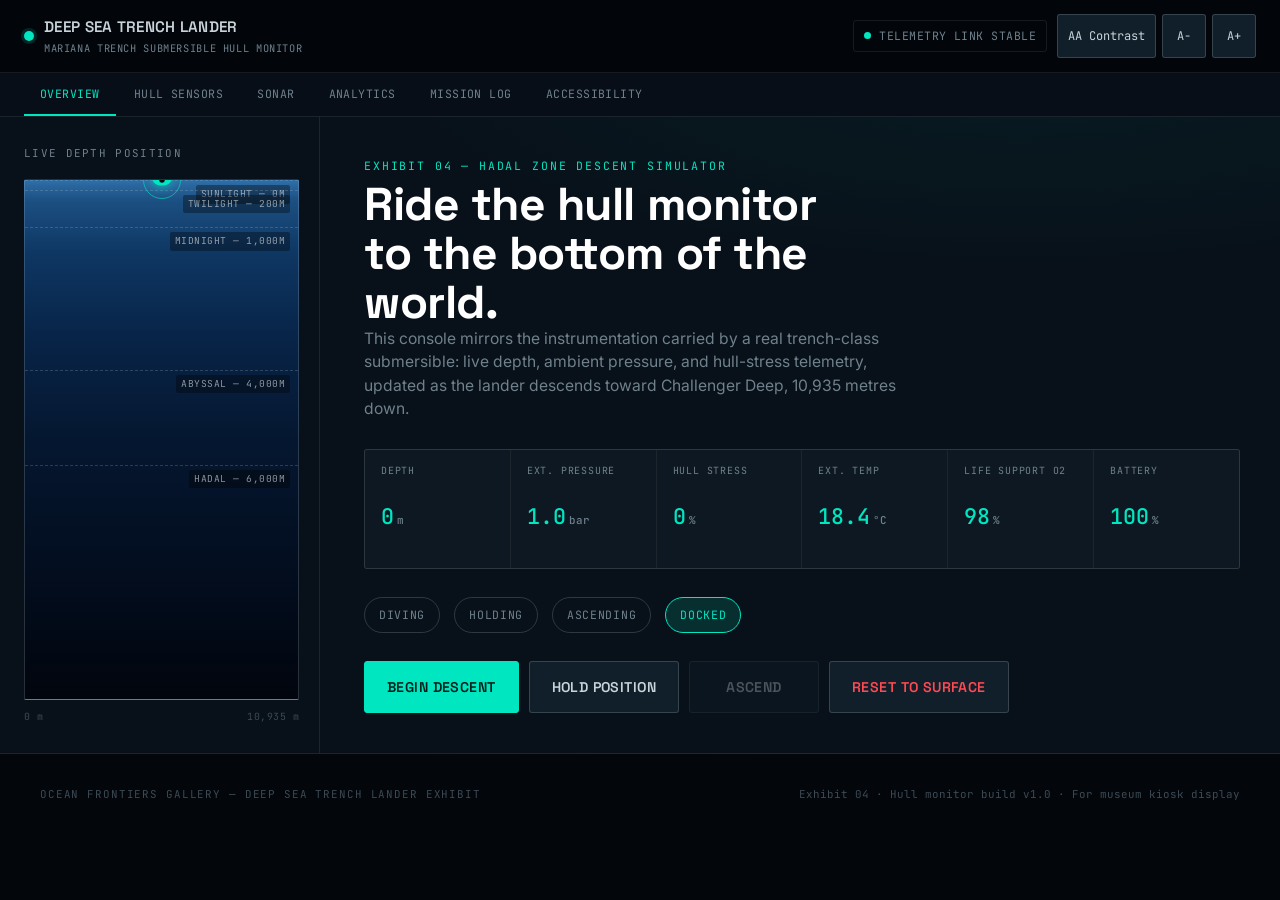
<file: index.html>
<!DOCTYPE html>
<html lang="en">
<head>
<meta charset="UTF-8" />
<meta name="viewport" content="width=device-width, initial-scale=1.0" />
<title>Deep Sea Trench Lander — Mariana Trench Submersible Hull Monitor</title>
<link rel="preconnect" href="https://fonts.googleapis.com">
<link rel="preconnect" href="https://fonts.gstatic.com" crossorigin>
<link href="https://fonts.googleapis.com/css2?family=Space+Grotesk:wght@400;500;600;700&family=JetBrains+Mono:wght@400;500;700&family=Inter:wght@400;500;600&display=swap" rel="stylesheet">
<link rel="stylesheet" href="css/style.css">
</head>
<body>
<a class="skip-link" href="#main">Skip to main content</a>

<header class="topbar">
  <div class="brand">
    <span class="mark" aria-hidden="true"></span>
    <div>
      DEEP SEA TRENCH LANDER
      <small>MARIANA TRENCH SUBMERSIBLE HULL MONITOR</small>
    </div>
  </div>
  <div class="topbar-right">
    <div class="conn-status">
      <span class="dot" aria-hidden="true"></span>
      <span id="link-status">Telemetry link stable</span>
    </div>
    <div class="a11y-controls" role="group" aria-label="Display settings">
      <button class="icon-btn" id="contrastToggle" aria-pressed="false" title="Toggle high contrast">AA Contrast</button>
      <button class="icon-btn" id="textSmaller" aria-label="Decrease text size">A-</button>
      <button class="icon-btn" id="textLarger" aria-label="Increase text size">A+</button>
    </div>
  </div>
</header>

<nav class="page-nav" aria-label="Exhibit sections">
  <button class="nav-btn" data-page="overview" type="button">Overview</button>
  <button class="nav-btn" data-page="hull" type="button">Hull sensors</button>
  <button class="nav-btn" data-page="sonar" type="button">Sonar</button>
  <button class="nav-btn" data-page="analytics" type="button">Analytics</button>
  <button class="nav-btn" data-page="control" type="button">Mission log</button>
  <button class="nav-btn" data-page="a11y" type="button">Accessibility</button>
</nav>

<main id="main">

  <section class="page" id="page-overview" aria-labelledby="overview-heading">
  <section class="hero">
    <div class="depth-column-wrap">
      <h2>Live depth position</h2>
      <div class="depth-track" id="depthTrack" role="img" aria-label="Vertical cross-section of the ocean showing the lander's current depth">
        <div class="zone-band" style="top:0%;"><span>Sunlight — 0m</span></div>
        <div class="zone-band" style="top:1.8%;"><span>Twilight — 200m</span></div>
        <div class="zone-band" style="top:9.1%;"><span>Midnight — 1,000m</span></div>
        <div class="zone-band" style="top:36.6%;"><span>Abyssal — 4,000m</span></div>
        <div class="zone-band" style="top:54.9%;"><span>Hadal — 6,000m</span></div>
        <div class="zone-band" style="top:100%; border-top:1px solid var(--teal);"><span style="color:#00e6c1; background:rgba(0,0,0,0.5);">Challenger Deep — 10,935m</span></div>
        <div class="lander-pulse" id="landerPulse" style="top:0%;"></div>
        <div class="lander-marker" id="landerMarker" style="top:0%;" aria-hidden="true">
          <svg viewBox="0 0 24 24" fill="none">
            <ellipse cx="12" cy="12" rx="10" ry="6" fill="#00e6c1"/>
            <circle cx="12" cy="12" r="3" fill="#03070c"/>
          </svg>
        </div>
      </div>
      <div class="depth-scale-caption"><span>0 m</span><span>10,935 m</span></div>
    </div>

    <div class="hero-main">
      <div>
        <p class="eyebrow">Exhibit 04 — Hadal zone descent simulator</p>
        <h1 id="overview-heading" tabindex="-1">Ride the hull monitor to the bottom of the world.</h1>
        <p class="hero-desc">This console mirrors the instrumentation carried by a real trench-class submersible: live depth, ambient pressure, and hull-stress telemetry, updated as the lander descends toward Challenger Deep, 10,935 metres down.</p>
      </div>

      <div class="hud-grid" aria-live="polite">
        <div class="hud-cell"><p class="label">Depth</p><p class="value" id="hudDepth">0<span class="unit">m</span></p></div>
        <div class="hud-cell"><p class="label">Ext. pressure</p><p class="value" id="hudPressure">1.0<span class="unit">bar</span></p></div>
        <div class="hud-cell" id="hullCell"><p class="label">Hull stress</p><p class="value" id="hudHull">2<span class="unit">%</span></p></div>
        <div class="hud-cell"><p class="label">Ext. temp</p><p class="value" id="hudTemp">18.4<span class="unit">°C</span></p></div>
        <div class="hud-cell" id="o2Cell"><p class="label">Life support O2</p><p class="value" id="hudO2">98<span class="unit">%</span></p></div>
        <div class="hud-cell" id="battCell"><p class="label">Battery</p><p class="value" id="hudBatt">100<span class="unit">%</span></p></div>
      </div>

      <div class="mode-row">
        <span class="mode-pill" id="pillDive">Diving</span>
        <span class="mode-pill" id="pillHold">Holding</span>
        <span class="mode-pill" id="pillAscend">Ascending</span>
        <span class="mode-pill" id="pillDocked">Docked</span>
      </div>

      <div class="btn-row">
        <button class="kiosk-btn primary" id="btnDive">Begin descent</button>
        <button class="kiosk-btn" id="btnHold">Hold position</button>
        <button class="kiosk-btn" id="btnAscend">Ascend</button>
        <button class="kiosk-btn danger" id="btnReset">Reset to surface</button>
      </div>
    </div>
  </section>
  </section>

  <section class="page" id="page-hull" aria-labelledby="hull-heading">
  <section class="block" aria-labelledby="hull-heading">
    <div class="block-head">
      <p class="eyebrow">Part C — sensor array</p>
      <h2 id="hull-heading" tabindex="-1">Hull integrity monitoring</h2>
      <p>Strain gauges, acoustic-emission listeners, and a LiDAR scan head report structural load in real time as depth — and pressure — increase.</p>
    </div>
    <div class="sensor-grid" id="sensorGrid" aria-live="polite">
      <div class="sensor-card" data-sensor="bow">
        <div class="top"><div><h3>Bow strain gauge</h3><p class="zone-tag">Forward hull, ring 1</p></div><span class="status-chip nominal" data-chip>Nominal</span></div>
        <p class="sensor-reading" data-reading>0.02<span class="u">mm/mm microstrain</span></p>
        <div class="meter"><i data-meter style="width:2%"></i></div>
      </div>
      <div class="sensor-card" data-sensor="stern">
        <div class="top"><div><h3>Stern strain gauge</h3><p class="zone-tag">Aft hull, ring 4</p></div><span class="status-chip nominal" data-chip>Nominal</span></div>
        <p class="sensor-reading" data-reading>0.02<span class="u">mm/mm microstrain</span></p>
        <div class="meter"><i data-meter style="width:2%"></i></div>
      </div>
      <div class="sensor-card" data-sensor="dome">
        <div class="top"><div><h3>Viewport dome</h3><p class="zone-tag">Acrylic pressure hull</p></div><span class="status-chip nominal" data-chip>Nominal</span></div>
        <p class="sensor-reading" data-reading>0.03<span class="u">mm/mm microstrain</span></p>
        <div class="meter"><i data-meter style="width:3%"></i></div>
      </div>
      <div class="sensor-card" data-sensor="acoustic">
        <div class="top"><div><h3>Acoustic emission</h3><p class="zone-tag">Titanium sphere seam</p></div><span class="status-chip nominal" data-chip>Nominal</span></div>
        <p class="sensor-reading" data-reading>4<span class="u">events / min</span></p>
        <div class="meter"><i data-meter style="width:4%"></i></div>
      </div>
      <div class="sensor-card" data-sensor="lidar">
        <div class="top"><div><h3>LiDAR hull scan</h3><p class="zone-tag">Exterior surface pass</p></div><span class="status-chip nominal" data-chip>Nominal</span></div>
        <p class="sensor-reading" data-reading>0<span class="u">deviations flagged</span></p>
        <div class="meter"><i data-meter style="width:1%"></i></div>
      </div>
      <div class="sensor-card" data-sensor="thermal">
        <div class="top"><div><h3>Thermal differential</h3><p class="zone-tag">Hull skin vs. cabin</p></div><span class="status-chip nominal" data-chip>Nominal</span></div>
        <p class="sensor-reading" data-reading>3.2<span class="u">°C differential</span></p>
        <div class="meter"><i data-meter style="width:8%"></i></div>
      </div>
    </div>
  </section>
  </section>

  <section class="page" id="page-sonar" aria-labelledby="sonar-heading">
  <section class="block" aria-labelledby="sonar-heading">
    <div class="block-head">
      <p class="eyebrow">Exterior awareness</p>
      <h2 id="sonar-heading" tabindex="-1">Sonar &amp; exterior scan</h2>
      <p>A 360° sweep tracks the trench floor and any nearby contacts as the lander descends through open water.</p>
    </div>
    <div class="sonar-wrap">
      <div class="sonar-scope" id="sonarScope" role="img" aria-label="Rotating sonar sweep with occasional contact blips">
        <div class="sonar-ring" style="inset:8%;"></div>
        <div class="sonar-ring" style="inset:26%;"></div>
        <div class="sonar-ring" style="inset:44%;"></div>
        <div class="sonar-crosshair"></div>
        <div class="sonar-sweep"></div>
      </div>
      <div class="sonar-readout">
        <dl>
          <dt>Contacts tracked</dt><dd id="sonarContacts">0</dd>
          <dt>Trench floor range</dt><dd id="sonarRange">—</dd>
          <dt>Sweep rate</dt><dd>80 rpm</dd>
          <dt>Array status</dt><dd id="sonarStatus">Online</dd>
        </dl>
        <div class="contact-log">
          <h4>Contact log</h4>
          <ul id="contactLog">
            <li><span class="t">00:00:00</span> Array initialised, no contacts.</li>
          </ul>
        </div>
      </div>
    </div>
  </section>
  </section>

  <section class="page" id="page-analytics" aria-labelledby="analytics-heading">
  <section class="block" aria-labelledby="analytics-heading">
    <div class="block-head">
      <p class="eyebrow">Telemetry analytics</p>
      <h2 id="analytics-heading" tabindex="-1">Pressure &amp; hull-stress history</h2>
      <p>Live simulated trends update during descent so the operator can see how structural load changes with depth.</p>
    </div>
    <div class="control-wrap">
      <div class="a11y-item">
        <h3>Pressure vs. depth</h3>
        <canvas id="pressureChart" height="240" aria-label="Pressure versus depth chart"></canvas>
      </div>
      <div class="a11y-item">
        <h3>Hull stress vs. depth</h3>
        <canvas id="stressChart" height="240" aria-label="Hull stress versus depth chart"></canvas>
      </div>
    </div>
  </section>
  </section>

  <section class="page" id="page-control" aria-labelledby="control-heading">
  <section class="block" aria-labelledby="control-heading">
    <div class="block-head">
      <p class="eyebrow">Mission control</p>
      <h2 id="control-heading" tabindex="-1">System log &amp; commands</h2>
      <p>Every command and depth milestone is recorded to the mission log below.</p>
    </div>
    <div class="control-wrap">
      <div class="terminal" id="terminal" tabindex="0" aria-label="Mission log">
        <p class="ok"><span class="ts">00:00:00</span> System check complete. All systems nominal.</p>
        <p><span class="ts">00:00:01</span> Lander docked at surface platform.</p>
      </div>
      <div class="control-actions">
        <div class="a11y-item">
          <h3>How to use this console</h3>
          <p>Press <strong>Begin descent</strong> to start the dive. <strong>Hold position</strong> freezes depth for closer sensor inspection. <strong>Ascend</strong> reverses the dive. <strong>Reset to surface</strong> returns the lander to 0 m.</p>
        </div>
        <div class="btn-row">
          <button class="kiosk-btn primary" id="btnDive2">Begin descent</button>
          <button class="kiosk-btn" id="btnHold2">Hold position</button>
          <button class="kiosk-btn" id="btnAscend2">Ascend</button>
        </div>
        <p class="control-note">Simulated telemetry for exhibit purposes — figures follow real pressure and temperature curves for the Mariana Trench.</p>
      </div>
    </div>
  </section>
  </section>

  <section class="page" id="page-a11y" aria-labelledby="a11y-heading">
  <section class="block" aria-labelledby="a11y-heading">
    <div class="block-head">
      <p class="eyebrow">Part A — accessibility</p>
      <h2 id="a11y-heading" tabindex="-1">Built for every visitor</h2>
      <p>This kiosk is designed to ADA standards for public interactive exhibits.</p>
    </div>
    <div class="a11y-panel">
      <div class="a11y-item"><h3><span class="tick">✓</span>Touch height</h3><p>Primary controls sit within 380–1220 mm reach range and all touch targets measure at least 44×44 px.</p></div>
      <div class="a11y-item"><h3><span class="tick">✓</span>High contrast mode</h3><p>Toggle in the top bar swaps the palette for a black-and-white, AAA-contrast theme.</p></div>
      <div class="a11y-item"><h3><span class="tick">✓</span>Adjustable text size</h3><p>A- and A+ controls scale all kiosk text without breaking layout.</p></div>
      <div class="a11y-item"><h3><span class="tick">✓</span>Reduced motion aware</h3><p>Sweep, pulse, and marker animations respect the visitor's system motion preference.</p></div>
      <div class="a11y-item"><h3><span class="tick">✓</span>Screen reader labelling</h3><p>Live telemetry regions and diagrams carry descriptive labels and polite live-region updates.</p></div>
      <div class="a11y-item"><h3><span class="tick">✓</span>Keyboard operable</h3><p>Every control is reachable and operable by keyboard, with a visible focus ring throughout.</p></div>
    </div>
  </section>
  </section>


  <div class="emergency-overlay" id="emergencyOverlay" aria-hidden="true">
    <div class="emergency-modal" role="alertdialog" aria-modal="true" aria-labelledby="emergencyTitle">
      <div class="emergency-icon">!</div>
      <p class="eyebrow">CRITICAL HULL ALERT</p>
      <h2 id="emergencyTitle">Structural stress threshold exceeded</h2>
      <p id="emergencyMessage">Hull stress has reached a critical level. Ascend immediately and inspect the hull.</p>
      <div class="emergency-stats">
        <div><span>Hull stress</span><strong id="criticalStress">86%</strong></div>
        <div><span>Depth</span><strong id="criticalDepth">9,500 m</strong></div>
        <div><span>Pressure</span><strong id="criticalPressure">951 bar</strong></div>
      </div>
      <div class="btn-row">
        <button class="kiosk-btn danger" id="emergencyAscend">INITIATE ASCENT</button>
        <button class="kiosk-btn" id="emergencyClose">ACKNOWLEDGE</button>
      </div>
    </div>
  </div>

</main>

<footer>
  <div class="fbrand">Ocean Frontiers Gallery — Deep Sea Trench Lander Exhibit</div>
  <div class="fmeta">Exhibit 04 · Hull monitor build v1.0 · For museum kiosk display</div>
</footer>

<script src="js/sensors.js"></script>
<script src="js/sonar.js"></script>
<script src="js/analytics.js"></script>
<script src="js/accessibility.js"></script>
<script src="js/app.js"></script>
</body>
</html>
</file>
<file: css/style.css>
:root{
    --abyss:#03070c;
    --deep:#081019;
    --panel:#0d1822;
    --panel-raised:#111f2b;
    --line: rgba(201,212,218,0.10);
    --line-strong: rgba(201,212,218,0.20);
    --teal:#00e6c1;
    --teal-dim: rgba(0,230,193,0.14);
    --amber:#ffb238;
    --amber-dim: rgba(255,178,56,0.14);
    --red:#ff4a52;
    --red-dim: rgba(255,74,82,0.14);
    --steel:#c9d4da;
    --steel-mute:#6f818c;
    --steel-faint:#3c4a54;
    --font-display:'Space Grotesk', sans-serif;
    --font-mono:'JetBrains Mono', monospace;
    --font-body:'Inter', sans-serif;
    --radius: 3px;
    --fs-scale: 1;
  }
  *{box-sizing:border-box;}
  html{scroll-behavior:smooth;}
  body{
    margin:0;
    background:var(--abyss);
    color:var(--steel);
    font-family:var(--font-body);
    font-size:calc(16px * var(--fs-scale));
    line-height:1.5;
    -webkit-font-smoothing:antialiased;
  }
  body.contrast{
    --abyss:#000000;
    --deep:#000000;
    --panel:#050505;
    --panel-raised:#0a0a0a;
    --line: rgba(255,255,255,0.35);
    --line-strong: rgba(255,255,255,0.55);
    --teal:#00ffd6;
    --amber:#ffcc00;
    --red:#ff3b3b;
    --steel:#ffffff;
    --steel-mute:#e6e6e6;
    --steel-faint:#9a9a9a;
  }
  a{color:var(--teal);}
  img,svg{display:block;}
  button{font-family:inherit;}

  ::selection{ background:var(--teal); color:var(--abyss); }

  .visually-hidden{
    position:absolute; width:1px; height:1px; padding:0; margin:-1px;
    overflow:hidden; clip:rect(0,0,0,0); white-space:nowrap; border:0;
  }

  .skip-link{
    position:absolute; top:-100px; left:12px; background:var(--teal); color:var(--abyss);
    padding:10px 16px; z-index:1000; font-weight:600; border-radius:var(--radius);
    transition:top .15s ease;
  }
  .skip-link:focus{ top:12px; }

  a:focus-visible, button:focus-visible, [tabindex]:focus-visible{
    outline:2px solid var(--teal); outline-offset:3px;
  }

  /* ===== Top bar ===== */
  .topbar{
    position:sticky; top:0; z-index:50;
    display:flex; align-items:center; justify-content:space-between;
    gap:16px; padding:14px 24px;
    background:rgba(3,7,12,0.88); backdrop-filter:blur(10px);
    border-bottom:1px solid var(--line);
    flex-wrap:wrap;
  }
  .brand{
    display:flex; align-items:center; gap:10px;
    font-family:var(--font-display); font-weight:600; letter-spacing:0.02em;
    font-size:0.95rem; color:var(--steel);
    text-transform:uppercase;
  }
  .brand .mark{
    width:10px; height:10px; border-radius:50%; background:var(--teal);
    box-shadow:0 0 0 3px var(--teal-dim);
    flex:none;
  }
  .brand small{ display:block; font-family:var(--font-mono); font-weight:400; letter-spacing:0.06em; color:var(--steel-mute); font-size:0.65rem; text-transform:none; margin-top:2px;}

  .topbar-right{ display:flex; align-items:center; gap:10px; flex-wrap:wrap; }
  .conn-status{
    display:flex; align-items:center; gap:8px;
    font-family:var(--font-mono); font-size:0.72rem; letter-spacing:0.04em;
    color:var(--steel-mute); text-transform:uppercase;
    padding:6px 10px; border:1px solid var(--line); border-radius:var(--radius);
  }
  .conn-status .dot{ width:7px; height:7px; border-radius:50%; background:var(--teal); animation:blink 2.2s ease-in-out infinite; }
  @keyframes blink{ 0%,100%{opacity:1;} 50%{opacity:0.25;} }

  .a11y-controls{ display:flex; gap:6px; }
  .icon-btn{
    min-width:44px; min-height:44px;
    display:flex; align-items:center; justify-content:center;
    background:var(--panel-raised); border:1px solid var(--line-strong); color:var(--steel);
    border-radius:var(--radius); cursor:pointer; font-family:var(--font-mono); font-size:0.75rem;
    padding:0 10px;
  }
  .icon-btn:hover{ border-color:var(--teal); color:var(--teal); }
  .icon-btn[aria-pressed="true"]{ background:var(--teal-dim); border-color:var(--teal); color:var(--teal); }

  /* ===== Hero ===== */
  .hero{
    display:grid;
    grid-template-columns: minmax(220px, 320px) 1fr;
    gap:0;
    border-bottom:1px solid var(--line);
    background:
      radial-gradient(ellipse 90% 60% at 80% -10%, rgba(0,230,193,0.06), transparent 60%),
      var(--deep);
  }

  .depth-column-wrap{
    position:relative;
    border-right:1px solid var(--line);
    padding:28px 20px 28px 24px;
    display:flex; flex-direction:column;
  }
  .depth-column-wrap h2{
    font-family:var(--font-mono); font-size:0.68rem; letter-spacing:0.12em;
    color:var(--steel-mute); text-transform:uppercase; margin:0 0 18px;
    font-weight:400;
  }
  .depth-track{
    position:relative;
    flex:1;
    min-height:420px;
    width:100%;
    border:1px solid var(--line-strong);
    border-radius:2px;
    overflow:hidden;
    background:linear-gradient(to bottom,
      #2f6fa8 0%,
      #1c4f82 4%,
      #0e3763 14%,
      #082448 30%,
      #051730 50%,
      #030f22 70%,
      #020a18 85%,
      #01050d 100%
    );
  }
  .zone-band{
    position:absolute; left:0; right:0; border-top:1px dashed var(--line-strong);
    display:flex; align-items:flex-start; justify-content:flex-end;
    padding:4px 8px;
  }
  .zone-band span{
    font-family:var(--font-mono); font-size:0.6rem; letter-spacing:0.05em;
    color:rgba(255,255,255,0.55); text-transform:uppercase; text-align:right;
    background:rgba(0,0,0,0.35); padding:2px 5px; border-radius:2px;
  }
  .lander-marker{
    position:absolute; left:50%; transform:translate(-50%,-50%);
    width:22px; height:22px;
    transition: top 0.9s linear;
    filter:drop-shadow(0 0 6px rgba(0,230,193,0.9));
  }
  .lander-marker svg{ width:100%; height:100%; }
  .lander-pulse{
    position:absolute; left:50%; top:50%; transform:translate(-50%,-50%);
    width:38px; height:38px; border-radius:50%;
    border:1px solid var(--teal); opacity:0.6;
    animation:pulse 2.4s ease-out infinite;
  }
  @keyframes pulse{
    0%{ transform:translate(-50%,-50%) scale(0.4); opacity:0.7; }
    100%{ transform:translate(-50%,-50%) scale(2.4); opacity:0; }
  }
  .depth-scale-caption{
    display:flex; justify-content:space-between; margin-top:10px;
    font-family:var(--font-mono); font-size:0.62rem; color:var(--steel-faint); letter-spacing:0.05em;
  }

  .hero-main{
    padding:40px 40px 40px 44px;
    display:flex; flex-direction:column; gap:28px;
  }
  .eyebrow{
    font-family:var(--font-mono); font-size:0.72rem; letter-spacing:0.16em;
    color:var(--teal); text-transform:uppercase; margin:0;
  }
  .hero-main h1{
    font-family:var(--font-display); font-weight:700;
    font-size:clamp(1.9rem, 3.6vw, 3.1rem);
    line-height:1.06; margin:6px 0 0; color:#fff; letter-spacing:-0.01em;
    max-width:16ch;
  }
  .hero-desc{
    max-width:56ch; color:var(--steel-mute); font-size:0.98rem; margin:0;
  }

  .hud-grid{
    display:grid;
    grid-template-columns:repeat(auto-fit, minmax(130px, 1fr));
    gap:1px;
    background:var(--line);
    border:1px solid var(--line);
    border-radius:var(--radius);
    overflow:hidden;
  }
  .hud-cell{
    background:var(--panel); padding:14px 16px;
  }
  .hud-cell .label{
    font-family:var(--font-mono); font-size:0.62rem; letter-spacing:0.08em;
    color:var(--steel-mute); text-transform:uppercase; margin:0 0 6px;
  }
  .hud-cell .value{
    font-family:var(--font-mono); font-weight:500; font-size:1.35rem; color:var(--teal);
    white-space:nowrap;
  }
  .hud-cell .unit{ font-size:0.68rem; color:var(--steel-mute); margin-left:3px; }
  .hud-cell.state-amber .value{ color:var(--amber); }
  .hud-cell.state-red .value{ color:var(--red); }

  .mode-row{ display:flex; align-items:center; gap:14px; flex-wrap:wrap; }
  .mode-pill{
    font-family:var(--font-mono); font-size:0.72rem; letter-spacing:0.06em;
    text-transform:uppercase; padding:8px 14px; border-radius:20px;
    border:1px solid var(--line-strong); color:var(--steel-mute);
  }
  .mode-pill.active{ border-color:var(--teal); color:var(--teal); background:var(--teal-dim); }

  .btn-row{ display:flex; gap:10px; flex-wrap:wrap; }
  .kiosk-btn{
    min-height:52px; min-width:130px;
    padding:0 22px;
    border-radius:var(--radius);
    border:1px solid var(--line-strong);
    background:var(--panel-raised);
    color:var(--steel);
    font-family:var(--font-display); font-weight:600; font-size:0.88rem;
    letter-spacing:0.03em; text-transform:uppercase;
    cursor:pointer;
    display:flex; align-items:center; justify-content:center; gap:8px;
    transition:background .12s ease, color .12s ease, border-color .12s ease, transform .06s ease;
  }
  .kiosk-btn:hover{ border-color:var(--teal); color:var(--teal); }
  .kiosk-btn:active{ transform:scale(0.97); }
  .kiosk-btn.primary{ background:var(--teal); color:#00201b; border-color:var(--teal); }
  .kiosk-btn.primary:hover{ background:#12f2cd; color:#00201b; }
  .kiosk-btn.danger{ color:var(--red); }
  .kiosk-btn.danger:hover{ border-color:var(--red); }
  .kiosk-btn:disabled{ opacity:0.35; cursor:not-allowed; }
  .kiosk-btn:disabled:hover{ border-color:var(--line-strong); color:var(--steel); }

  /* ===== Section shell ===== */
  section.block{
    padding:56px 40px;
    border-bottom:1px solid var(--line);
    max-width:1280px; margin:0 auto;
  }
  .block-head{ margin-bottom:28px; max-width:70ch; }
  .block-head .eyebrow{ margin-bottom:8px; }
  .block-head h2{
    font-family:var(--font-display); font-weight:600; font-size:clamp(1.4rem,2.2vw,1.9rem);
    color:#fff; margin:0 0 8px; letter-spacing:-0.01em;
  }
  .block-head p{ color:var(--steel-mute); margin:0; font-size:0.94rem; }

  /* ===== Hull integrity grid ===== */
  .sensor-grid{
    display:grid;
    grid-template-columns:repeat(auto-fit, minmax(230px, 1fr));
    gap:14px;
  }
  .sensor-card{
    background:var(--panel); border:1px solid var(--line); border-radius:6px;
    padding:18px 18px 16px;
  }
  .sensor-card .top{ display:flex; align-items:flex-start; justify-content:space-between; gap:10px; margin-bottom:14px; }
  .sensor-card h3{
    font-family:var(--font-display); font-weight:600; font-size:0.92rem; color:#fff; margin:0;
  }
  .sensor-card .zone-tag{ font-family:var(--font-mono); font-size:0.62rem; color:var(--steel-mute); letter-spacing:0.04em; text-transform:uppercase; margin-top:3px; }
  .status-chip{
    font-family:var(--font-mono); font-size:0.62rem; letter-spacing:0.06em; text-transform:uppercase;
    padding:4px 9px; border-radius:12px; white-space:nowrap; flex:none;
  }
  .status-chip.nominal{ color:var(--teal); background:var(--teal-dim); }
  .status-chip.watch{ color:var(--amber); background:var(--amber-dim); }
  .status-chip.critical{ color:var(--red); background:var(--red-dim); }
  .sensor-reading{
    font-family:var(--font-mono); font-size:1.5rem; color:var(--steel); margin-bottom:10px;
  }
  .sensor-reading .u{ font-size:0.72rem; color:var(--steel-mute); margin-left:4px; }
  .meter{ height:5px; background:var(--panel-raised); border-radius:3px; overflow:hidden; }
  .meter i{ display:block; height:100%; background:var(--teal); border-radius:3px; transition:width .8s ease; }
  .sensor-card p.note{ font-size:0.78rem; color:var(--steel-faint); margin:10px 0 0; }

  /* ===== Sonar ===== */
  .sonar-wrap{
    display:grid; grid-template-columns: 320px 1fr; gap:32px; align-items:center;
  }
  .sonar-scope{
    position:relative; width:100%; aspect-ratio:1/1; max-width:320px;
    border-radius:50%; border:1px solid var(--line-strong);
    background:radial-gradient(circle, rgba(0,230,193,0.06) 0%, var(--panel) 72%);
    overflow:hidden;
  }
  .sonar-ring{ position:absolute; border:1px solid var(--line); border-radius:50%; }
  .sonar-sweep{
    position:absolute; inset:0; border-radius:50%;
    background:conic-gradient(from 0deg, rgba(0,230,193,0.55), rgba(0,230,193,0) 26%);
    animation:spin 4.5s linear infinite;
    transform-origin:center;
  }
  @keyframes spin{ to{ transform:rotate(360deg); } }
  .sonar-crosshair{ position:absolute; inset:0; }
  .sonar-crosshair::before, .sonar-crosshair::after{
    content:''; position:absolute; background:var(--line);
  }
  .sonar-crosshair::before{ left:0; right:0; top:50%; height:1px; }
  .sonar-crosshair::after{ top:0; bottom:0; left:50%; width:1px; }
  .ping{
    position:absolute; width:6px; height:6px; border-radius:50%; background:var(--amber);
    box-shadow:0 0 6px var(--amber); opacity:0; animation:ping-fade 3.2s ease-out infinite;
  }
  @keyframes ping-fade{ 0%{opacity:0;} 10%{opacity:1;} 100%{opacity:0;} }

  .sonar-readout dl{ margin:0; display:grid; grid-template-columns:auto 1fr; gap:8px 18px; }
  .sonar-readout dt{ font-family:var(--font-mono); font-size:0.72rem; color:var(--steel-mute); text-transform:uppercase; letter-spacing:0.04em; }
  .sonar-readout dd{ margin:0; font-family:var(--font-mono); font-size:0.72rem; color:var(--steel); }
  .contact-log{ margin-top:18px; border-top:1px solid var(--line); padding-top:14px; }
  .contact-log h4{ font-family:var(--font-mono); font-size:0.66rem; letter-spacing:0.08em; color:var(--steel-mute); text-transform:uppercase; margin:0 0 8px; font-weight:400;}
  .contact-log ul{ list-style:none; margin:0; padding:0; display:flex; flex-direction:column; gap:6px; }
  .contact-log li{ font-family:var(--font-mono); font-size:0.74rem; color:var(--steel-faint); display:flex; gap:10px; }
  .contact-log li span.t{ color:var(--steel-mute); flex:none; }

  /* ===== Mission control / log ===== */
  .control-wrap{ display:grid; grid-template-columns:1fr 1fr; gap:28px; }
  .terminal{
    background:#01050a; border:1px solid var(--line); border-radius:6px;
    padding:16px 18px; height:280px; overflow-y:auto;
    font-family:var(--font-mono); font-size:0.78rem; color:var(--teal);
  }
  .terminal p{ margin:0 0 6px; color:var(--steel); }
  .terminal p .ts{ color:var(--steel-faint); margin-right:8px; }
  .terminal p.warn{ color:var(--amber); }
  .terminal p.crit{ color:var(--red); }
  .terminal p.ok{ color:var(--teal); }

  .control-actions{ display:flex; flex-direction:column; gap:16px; }
  .control-actions .btn-row{ }
  .control-note{ font-size:0.84rem; color:var(--steel-mute); margin:0; }

  /* ===== Accessibility panel ===== */
  .a11y-panel{ display:grid; grid-template-columns:repeat(auto-fit,minmax(220px,1fr)); gap:18px; }
  .a11y-item{ background:var(--panel); border:1px solid var(--line); border-radius:6px; padding:16px 18px; }
  .a11y-item h3{ font-family:var(--font-display); font-size:0.9rem; color:#fff; margin:0 0 6px; }
  .a11y-item p{ font-size:0.82rem; color:var(--steel-mute); margin:0; }
  .a11y-item .tick{ color:var(--teal); margin-right:6px; }

  /* ===== Footer ===== */
  footer{
    padding:32px 40px 40px; display:flex; justify-content:space-between; gap:20px;
    flex-wrap:wrap; align-items:flex-end;
  }
  footer .fbrand{ font-family:var(--font-mono); font-size:0.68rem; letter-spacing:0.08em; color:var(--steel-faint); text-transform:uppercase; }
  footer .fmeta{ font-family:var(--font-mono); font-size:0.68rem; color:var(--steel-faint); text-align:right; }

  @media (prefers-reduced-motion: reduce){
    .sonar-sweep, .lander-pulse, .ping, .conn-status .dot{ animation:none !important; }
    .lander-marker{ transition:none !important; }
  }

  @media (max-width: 920px){
    .hero{ grid-template-columns:1fr; }
    .depth-column-wrap{ border-right:none; border-bottom:1px solid var(--line); padding:24px; }
    .depth-track{ min-height:260px; }
    .hero-main{ padding:32px 24px; }
    section.block{ padding:44px 22px; }
    .sonar-wrap{ grid-template-columns:1fr; }
    .control-wrap{ grid-template-columns:1fr; }
  }
  @media (max-width: 560px){
    .topbar{ padding:12px 16px; }
    .hud-grid{ grid-template-columns:repeat(2,1fr); }
    .kiosk-btn{ flex:1 1 45%; min-width:0; }
  }

  /* ===== Analytics + emergency alert ===== */
  canvas{width:100%;height:240px;display:block;background:#071019;border:1px solid var(--line);border-radius:4px;}
  .emergency-overlay{
    position:fixed;inset:0;z-index:200;display:none;align-items:center;justify-content:center;
    padding:20px;background:rgba(0,0,0,.82);backdrop-filter:blur(6px);
  }
  .emergency-overlay.show{display:flex;}
  .emergency-modal{
    width:min(560px,100%);background:#12080a;border:1px solid var(--red);
    box-shadow:0 0 60px rgba(255,74,82,.22);padding:30px;border-radius:6px;
    animation:criticalPulse 1.4s ease-in-out infinite alternate;
  }
  @keyframes criticalPulse{from{box-shadow:0 0 25px rgba(255,74,82,.15)}to{box-shadow:0 0 65px rgba(255,74,82,.38)}}
  .emergency-icon{
    width:48px;height:48px;border-radius:50%;display:flex;align-items:center;justify-content:center;
    background:var(--red);color:#160003;font:bold 1.5rem var(--font-mono);margin-bottom:18px;
  }
  .emergency-modal h2{font:700 1.8rem var(--font-display);color:#fff;margin:5px 0 10px;}
  .emergency-modal>p:not(.eyebrow){color:#c99b9e;margin:0 0 20px;}
  .emergency-stats{display:grid;grid-template-columns:repeat(3,1fr);gap:1px;background:var(--line);margin-bottom:22px;}
  .emergency-stats div{background:#1b0d10;padding:14px;}
  .emergency-stats span{display:block;color:#997a7e;font:.62rem var(--font-mono);text-transform:uppercase;}
  .emergency-stats strong{display:block;color:var(--red);font:1.25rem var(--font-mono);margin-top:5px;}
  @media(max-width:560px){.emergency-stats{grid-template-columns:1fr}.emergency-modal{padding:22px}}

  /* ===== Page navigation (SPA) ===== */
  .page-nav{
    position:sticky; top:57px; z-index:40;
    display:flex; gap:2px; overflow-x:auto;
    padding:0 24px; background:rgba(8,16,25,0.92); backdrop-filter:blur(10px);
    border-bottom:1px solid var(--line);
    -ms-overflow-style:none; scrollbar-width:none;
  }
  .page-nav::-webkit-scrollbar{ display:none; }
  .nav-btn{
    flex:none; appearance:none; border:none; background:transparent; cursor:pointer;
    color:var(--steel-mute); font-family:var(--font-mono); font-size:0.72rem;
    letter-spacing:0.04em; text-transform:uppercase; padding:13px 16px;
    border-bottom:2px solid transparent; transition:color .15s ease, border-color .15s ease;
    white-space:nowrap;
  }
  .nav-btn:hover{ color:var(--steel); }
  .nav-btn.active{ color:var(--teal); border-bottom-color:var(--teal); }
  .nav-btn:focus-visible{ outline:2px solid var(--teal); outline-offset:-2px; }

  .page{
    display:none;
    opacity:0;
    transform:translateY(10px);
    transition:opacity .28s ease, transform .28s ease;
  }
  .page.active{ display:block; }
  .page.page-visible{ opacity:1; transform:translateY(0); }
  @media (prefers-reduced-motion: reduce){
    .page{ transition:opacity .01s linear; transform:none; }
  }
</file>
